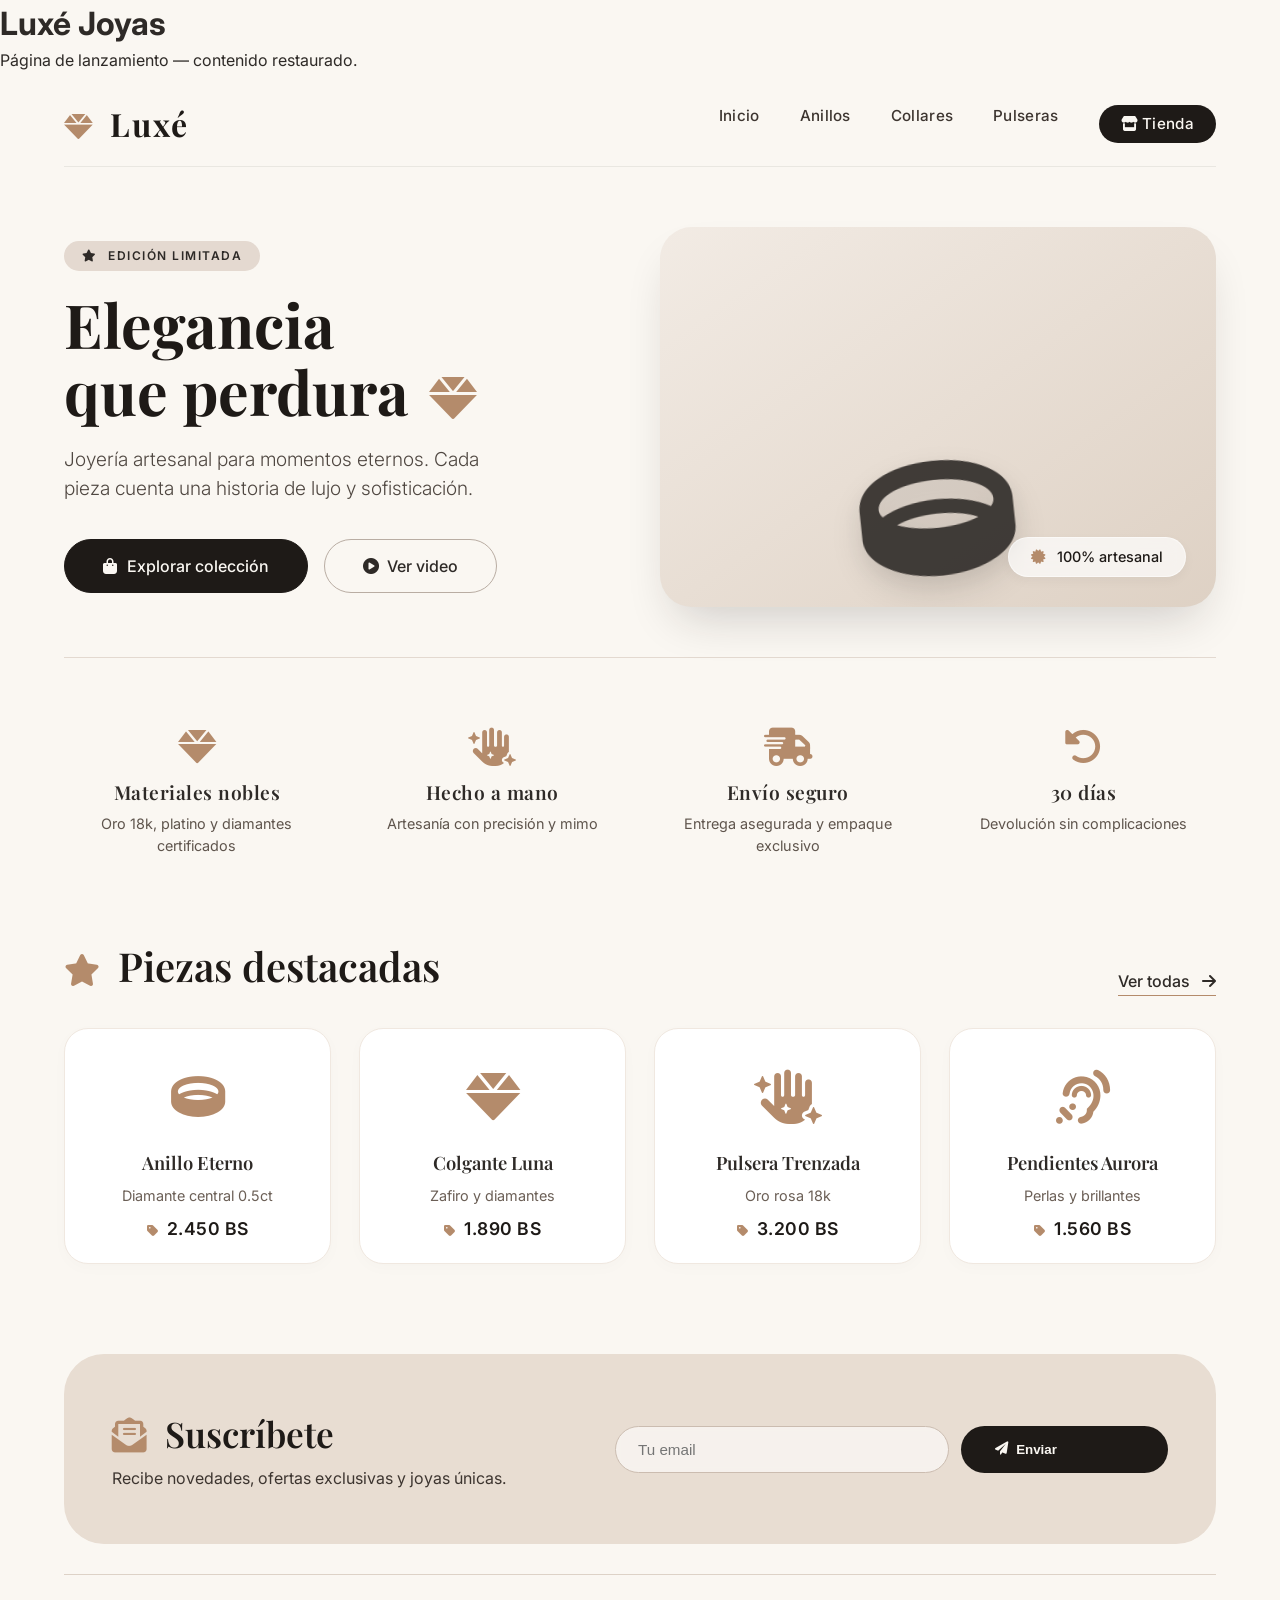
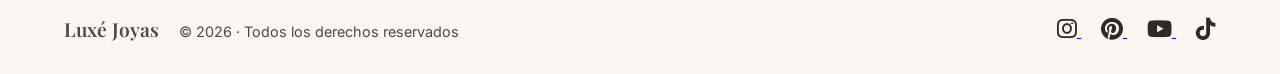
<file: Index.html>
<!DOCTYPE html>
<html lang="es">
<head>
  <meta charset="UTF-8">
  <meta name="viewport" content="width=device-width, initial-scale=1.0">
  <title>Luxé Joyas · Landing Page</title>
  <link rel="stylesheet" href="Style.css">
</head>
<body>
  <main>
    <h1>Luxé Joyas</h1>
    <p>Página de lanzamiento — contenido restaurado.</p>
  </main>
</body>
</html>
<!DOCTYPE html>
<html lang="es">
<head>
  <meta charset="UTF-8">
  <meta name="viewport" content="width=device-width, initial-scale=1.0">
  <title>Luxé Joyas · Landing Page</title>
  <!-- Fuente elegante desde Google Fonts -->
  <link rel="preconnect" href="https://fonts.googleapis.com">
  <link rel="stylesheet" href="Style.css">
  <link rel="preconnect" href="https://fonts.gstatic.com" crossorigin>
  <link href="https://fonts.googleapis.com/css2?family=Playfair+Display:ital,wght@0,400;0,600;0,700;1,400&family=Inter:opsz,wght@14..32,300;14..32,400;14..32,500&display=swap" rel="stylesheet">
  <!-- Font Awesome (íconos) -->
  <link rel="stylesheet" href="https://cdnjs.cloudflare.com/ajax/libs/font-awesome/6.0.0-beta3/css/all.min.css">
  
</head>
<body>
  <div class="container">

    <nav class="navbar">
      <div class="logo">
        <i class="fas fa-gem"></i> Luxé
      </div>
      <div class="nav-links">
        <a href="#">Inicio</a>
        <a href="#">Anillos</a>
        <a href="#">Collares</a>
        <a href="#">Pulseras</a>
        <a href="#" class="nav-cta"><i class="fas fa-store"></i> Tienda</a>
      </div>
    </nav>

    <section class="hero">
      <div class="hero-content">
        <span class="badge"><i class="fas fa-star" style="margin-right: 6px;"></i> Edición limitada</span>
        <h1>
          Elegancia <br>que perdura <i class="fas fa-regular fa-gem"></i>
        </h1>
        <p>
          Joyería artesanal para momentos eternos. Cada pieza cuenta una historia de lujo y sofisticación.
        </p>
        <div class="btn-group">
          <a href="#" class="btn-primary"><i class="fas fa-shopping-bag"></i> Explorar colección</a>
          <a href="#" class="btn-outline"><i class="fas fa-play-circle"></i> Ver video</a>
        </div>
      </div>
      <div class="hero-image">
        <div class="ring-display">
          <i class="fas fa-ring"></i>
        </div>
        <div class="floating-tag">
          <i class="fas fa-certificate"></i> 100% artesanal
        </div>
      </div>
    </section>

    <div class="features">
      <div class="feature-item">
        <i class="fas fa-gem"></i>
        <h4>Materiales nobles</h4>
        <p>Oro 18k, platino y diamantes certificados</p>
      </div>
      <div class="feature-item">
        <i class="fas fa-hand-sparkles"></i>
        <h4>Hecho a mano</h4>
        <p>Artesanía con precisión y mimo</p>
      </div>
      <div class="feature-item">
        <i class="fas fa-truck-fast"></i>
        <h4>Envío seguro</h4>
        <p>Entrega asegurada y empaque exclusivo</p>
      </div>
      <div class="feature-item">
        <i class="fas fa-rotate-left"></i>
        <h4>30 días</h4>
        <p>Devolución sin complicaciones</p>
      </div>
    </div>

    <section class="collection">
      <div class="collection-header">
        <h2><i class="fas fa-regular fa-star"></i> Piezas destacadas</h2>
        <a href="#">Ver todas <i class="fas fa-arrow-right" style="margin-left: 8px;"></i></a>
      </div>
      <div class="card-grid">
        <div class="product-card">
          <div class="icon-gem"><i class="fas fa-ring"></i></div>
          <h4>Anillo Eterno</h4>
          <p>Diamante central 0.5ct</p>
          <div class="price"><i class="fas fa-tag"></i> 2.450 BS</div>
        </div>
        <div class="product-card">
          <div class="icon-gem"><i class="fas fa-gem"></i></div>
          <h4>Colgante Luna</h4>
          <p>Zafiro y diamantes</p>
          <div class="price"><i class="fas fa-tag"></i> 1.890 BS</div>
        </div>
        <div class="product-card">
          <div class="icon-gem"><i class="fas fa-hand-sparkles"></i></div>
          <h4>Pulsera Trenzada</h4>
          <p>Oro rosa 18k</p>
          <div class="price"><i class="fas fa-tag"></i> 3.200 BS</div>
        </div>
        <div class="product-card">
          <div class="icon-gem"><i class="fas fa-ear-listen"></i></div>
          <h4>Pendientes Aurora</h4>
          <p>Perlas y brillantes</p>
          <div class="price"><i class="fas fa-tag"></i> 1.560 BS</div>
        </div>
      </div>
    </section>

    <div class="newsletter">
      <div class="newsletter-text">
        <h3><i class="fas fa-envelope-open-text"></i> Suscríbete</h3>
        <p>Recibe novedades, ofertas exclusivas y joyas únicas.</p>
      </div>
      <div class="newsletter-form">
        <input type="email" placeholder="Tu email" aria-label="Correo electrónico">
        <button type="button"><i class="fas fa-paper-plane"></i> Enviar</button>
      </div>
    </div>

    <!-- FOOTER -->
    <footer class="footer">
      <div>
        <span style="font-family: 'Playfair Display', serif; font-weight: 600; font-size: 1.2rem;">Luxé Joyas</span> 
        <span style="margin-left: 16px;">© 2026 · Todos los derechos reservados</span>
      </div>
      <div class="social">
        <a href="https://www.instagram.com/luxejoyas/" target="_blank" rel="noopener noreferrer">
          <i class="fab fa-instagram"></i>
        </a>
        <a href="https://www.pinterest.com/luxejoyas/" target="_blank" rel="noopener noreferrer">
          <i class="fab fa-pinterest"></i>
        </a>
        <a href="https://www.youtube.com/luxejoyas" target="_blank" rel="noopener noreferrer">
          <i class="fab fa-youtube"></i>
        </a>
        <a href="https://www.tiktok.com/@luxejoyas" target="_blank" rel="noopener noreferrer">
          <i class="fab fa-tiktok"></i>
        </a>
      </div>
    </footer>

  </div>
</body>
</html>
</file>
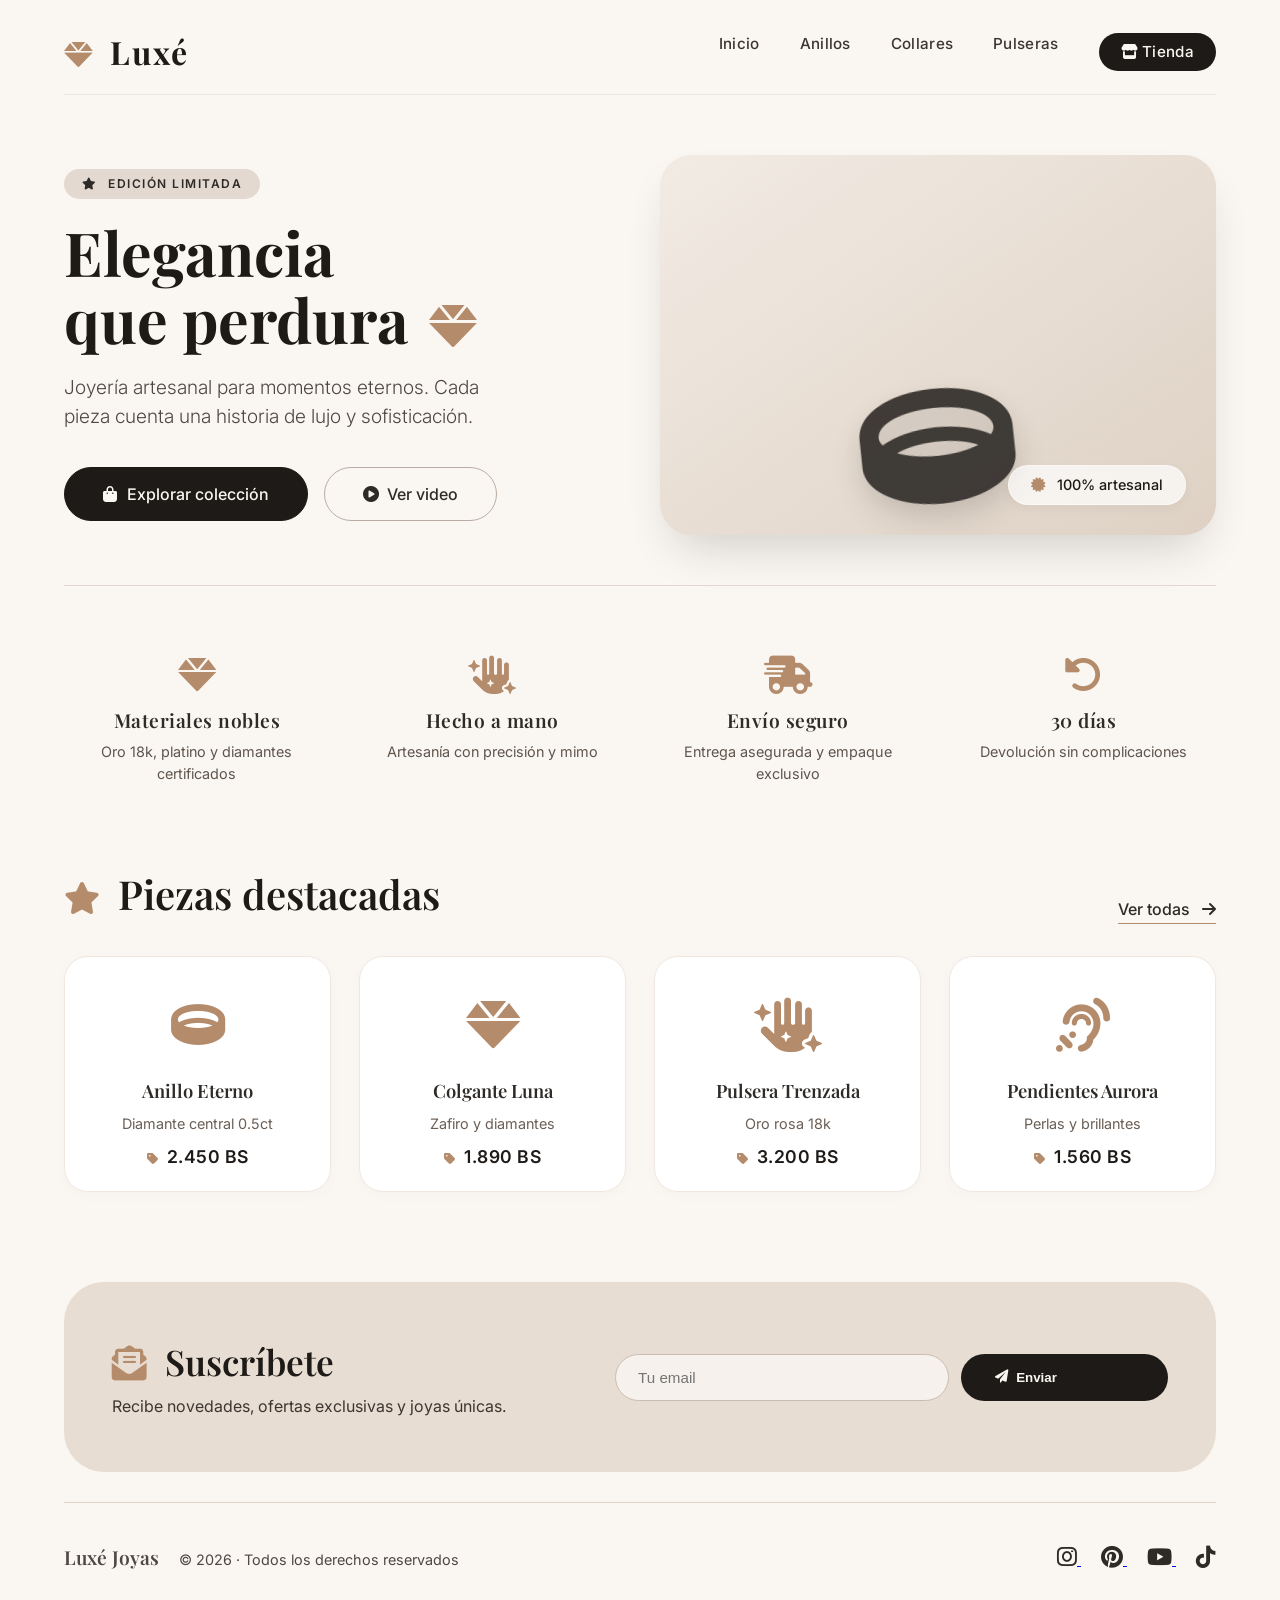
<file: index.html>
<!doctype html>
<html lang="es">
  <head>
    <meta charset="UTF-8" />
    <meta name="viewport" content="width=device-width, initial-scale=1.0" />
    <title>Luxé Joyas · Landing Page</title>
    <!-- Fuente elegante desde Google Fonts -->
    <link rel="preconnect" href="https://fonts.googleapis.com" />
    <link rel="stylesheet" href="Style.css" />
    <link rel="preconnect" href="https://fonts.gstatic.com" crossorigin />
    <link
      href="https://fonts.googleapis.com/css2?family=Playfair+Display:ital,wght@0,400;0,600;0,700;1,400&family=Inter:opsz,wght@14..32,300;14..32,400;14..32,500&display=swap"
      rel="stylesheet"
    />
    <!-- Font Awesome (íconos) -->
    <link
      rel="stylesheet"
      href="https://cdnjs.cloudflare.com/ajax/libs/font-awesome/6.0.0-beta3/css/all.min.css"
    />
   <!-- Meta Pixel Code -->
<script>
!function(f,b,e,v,n,t,s)
{if(f.fbq)return;n=f.fbq=function(){n.callMethod?
n.callMethod.apply(n,arguments):n.queue.push(arguments)};
if(!f._fbq)f._fbq=n;n.push=n;n.loaded=!0;n.version='2.0';
n.queue=[];t=b.createElement(e);t.async=!0;
t.src=v;s=b.getElementsByTagName(e)[0];
s.parentNode.insertBefore(t,s)}(window, document,'script',
'https://connect.facebook.net/en_US/fbevents.js');
fbq('init', '1793179798784798');
fbq('track', 'PageView');
</script>
<noscript><img height="1" width="1" style="display:none"
src="https://www.facebook.com/tr?id=1793179798784798&ev=PageView&noscript=1"
/></noscript>
<!-- End Meta Pixel Code -->
  </head>
  <body>
    <div class="container">
      <nav class="navbar">
        <div class="logo"><i class="fas fa-gem"></i> Luxé</div>
        <div class="nav-links">
          <a href="#">Inicio</a>
          <a href="#">Anillos</a>
          <a href="#">Collares</a>
          <a href="#">Pulseras</a>
          <a href="#" class="nav-cta"><i class="fas fa-store"></i> Tienda</a>
        </div>
      </nav>

      <section class="hero">
        <div class="hero-content">
          <span class="badge"
            ><i class="fas fa-star" style="margin-right: 6px"></i> Edición
            limitada</span
          >
          <h1>
            Elegancia <br />que perdura <i class="fas fa-regular fa-gem"></i>
          </h1>
          <p>
            Joyería artesanal para momentos eternos. Cada pieza cuenta una
            historia de lujo y sofisticación.
          </p>
          <div class="btn-group">
            <a href="#" class="btn-primary"
              ><i class="fas fa-shopping-bag"></i> Explorar colección</a
            >
            <a href="#" class="btn-outline"
              ><i class="fas fa-play-circle"></i> Ver video</a
            >
          </div>
        </div>
        <div class="hero-image">
          <div class="ring-display">
            <i class="fas fa-ring"></i>
          </div>
          <div class="floating-tag">
            <i class="fas fa-certificate"></i> 100% artesanal
          </div>
        </div>
      </section>

      <div class="features">
        <div class="feature-item">
          <i class="fas fa-gem"></i>
          <h4>Materiales nobles</h4>
          <p>Oro 18k, platino y diamantes certificados</p>
        </div>
        <div class="feature-item">
          <i class="fas fa-hand-sparkles"></i>
          <h4>Hecho a mano</h4>
          <p>Artesanía con precisión y mimo</p>
        </div>
        <div class="feature-item">
          <i class="fas fa-truck-fast"></i>
          <h4>Envío seguro</h4>
          <p>Entrega asegurada y empaque exclusivo</p>
        </div>
        <div class="feature-item">
          <i class="fas fa-rotate-left"></i>
          <h4>30 días</h4>
          <p>Devolución sin complicaciones</p>
        </div>
      </div>

      <section class="collection">
        <div class="collection-header">
          <h2><i class="fas fa-regular fa-star"></i> Piezas destacadas</h2>
          <a href="#"
            >Ver todas
            <i class="fas fa-arrow-right" style="margin-left: 8px"></i
          ></a>
        </div>
        <div class="card-grid">
          <div class="product-card">
            <div class="icon-gem"><i class="fas fa-ring"></i></div>
            <h4>Anillo Eterno</h4>
            <p>Diamante central 0.5ct</p>
            <div class="price"><i class="fas fa-tag"></i> 2.450 BS</div>
          </div>
          <div class="product-card">
            <div class="icon-gem"><i class="fas fa-gem"></i></div>
            <h4>Colgante Luna</h4>
            <p>Zafiro y diamantes</p>
            <div class="price"><i class="fas fa-tag"></i> 1.890 BS</div>
          </div>
          <div class="product-card">
            <div class="icon-gem"><i class="fas fa-hand-sparkles"></i></div>
            <h4>Pulsera Trenzada</h4>
            <p>Oro rosa 18k</p>
            <div class="price"><i class="fas fa-tag"></i> 3.200 BS</div>
          </div>
          <div class="product-card">
            <div class="icon-gem"><i class="fas fa-ear-listen"></i></div>
            <h4>Pendientes Aurora</h4>
            <p>Perlas y brillantes</p>
            <div class="price"><i class="fas fa-tag"></i> 1.560 BS</div>
          </div>
        </div>
      </section>

      <div class="newsletter">
        <div class="newsletter-text">
          <h3><i class="fas fa-envelope-open-text"></i> Suscríbete</h3>
          <p>Recibe novedades, ofertas exclusivas y joyas únicas.</p>
        </div>
        <div class="newsletter-form">
          <input
            type="email"
            placeholder="Tu email"
            aria-label="Correo electrónico"
          />
          <button type="button">
            <i class="fas fa-paper-plane"></i> Enviar
          </button>
        </div>
      </div>

      <!-- FOOTER -->
      <footer class="footer">
        <div>
          <span
            style="
              font-family: &quot;Playfair Display&quot;, serif;
              font-weight: 600;
              font-size: 1.2rem;
            "
            >Luxé Joyas</span
          >
          <span style="margin-left: 16px"
            >© 2026 · Todos los derechos reservados</span
          >
        </div>
        <div class="social">
          <a
            href="https://www.instagram.com/luxejoyas/"
            target="_blank"
            rel="noopener noreferrer"
          >
            <i class="fab fa-instagram"></i>
          </a>
          <a
            href="https://www.pinterest.com/luxejoyas/"
            target="_blank"
            rel="noopener noreferrer"
          >
            <i class="fab fa-pinterest"></i>
          </a>
          <a
            href="https://www.youtube.com/luxejoyas"
            target="_blank"
            rel="noopener noreferrer"
          >
            <i class="fab fa-youtube"></i>
          </a>
          <a
            href="https://www.tiktok.com/@luxejoyas"
            target="_blank"
            rel="noopener noreferrer"
          >
            <i class="fab fa-tiktok"></i>
          </a>
        </div>
      </footer>
    </div>
  </body>
</html>
</file>
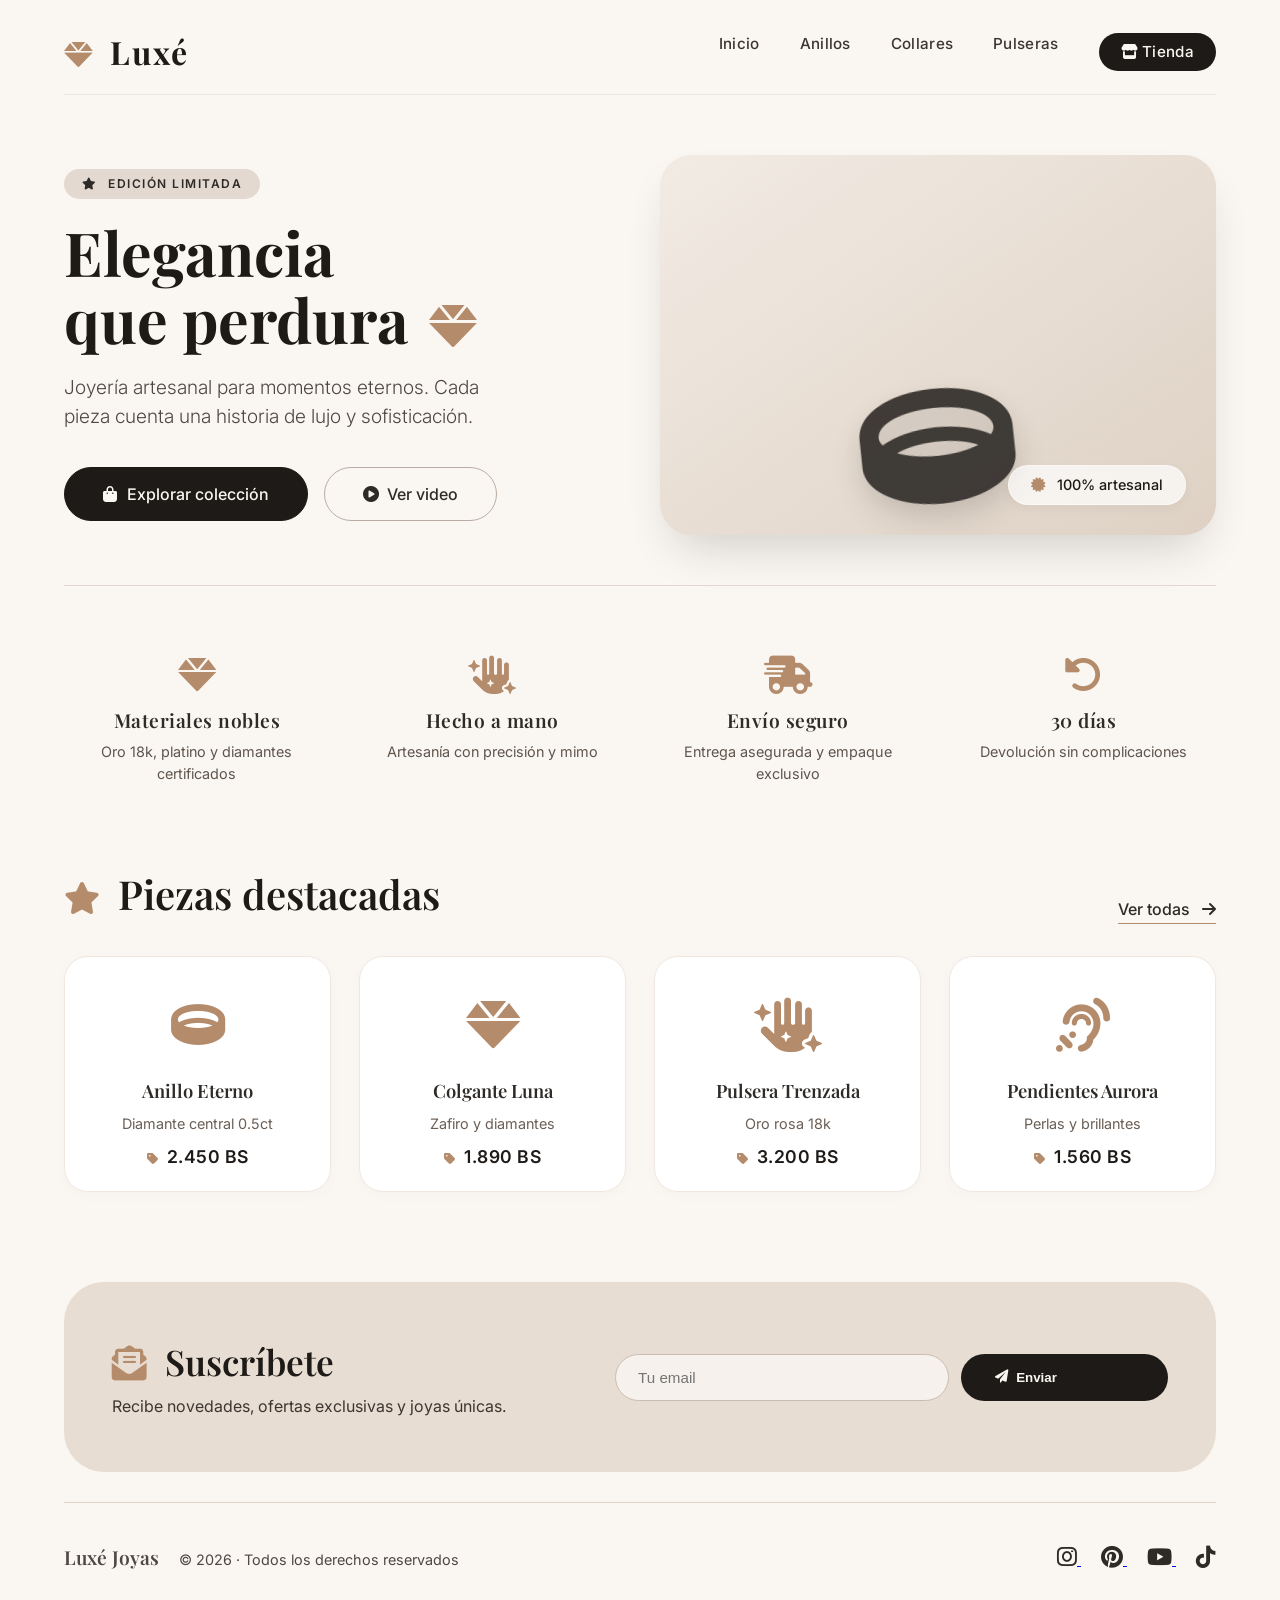
<file: Menu/Index.html>
<!DOCTYPE html>
<html lang="es">
<head>
  <meta charset="UTF-8">
  <meta name="viewport" content="width=device-width, initial-scale=1.0">
  <title>Luxé Joyas · Landing Page</title>
  <!-- Fuente elegante desde Google Fonts -->
  <link rel="preconnect" href="https://fonts.googleapis.com">
  <link rel="stylesheet" href="Style.css">
  <link rel="preconnect" href="https://fonts.gstatic.com" crossorigin>
  <link href="https://fonts.googleapis.com/css2?family=Playfair+Display:ital,wght@0,400;0,600;0,700;1,400&family=Inter:opsz,wght@14..32,300;14..32,400;14..32,500&display=swap" rel="stylesheet">
  <!-- Font Awesome (íconos) -->
  <link rel="stylesheet" href="https://cdnjs.cloudflare.com/ajax/libs/font-awesome/6.0.0-beta3/css/all.min.css">
  
</head>
<body>
  <div class="container">

    <nav class="navbar">
      <div class="logo">
        <i class="fas fa-gem"></i> Luxé
      </div>
      <div class="nav-links">
        <a href="#">Inicio</a>
        <a href="#">Anillos</a>
        <a href="#">Collares</a>
        <a href="#">Pulseras</a>
        <a href="#" class="nav-cta"><i class="fas fa-store"></i> Tienda</a>
      </div>
    </nav>

    <section class="hero">
      <div class="hero-content">
        <span class="badge"><i class="fas fa-star" style="margin-right: 6px;"></i> Edición limitada</span>
        <h1>
          Elegancia <br>que perdura <i class="fas fa-regular fa-gem"></i>
        </h1>
        <p>
          Joyería artesanal para momentos eternos. Cada pieza cuenta una historia de lujo y sofisticación.
        </p>
        <div class="btn-group">
          <a href="#" class="btn-primary"><i class="fas fa-shopping-bag"></i> Explorar colección</a>
          <a href="#" class="btn-outline"><i class="fas fa-play-circle"></i> Ver video</a>
        </div>
      </div>
      <div class="hero-image">
        <div class="ring-display">
          <i class="fas fa-ring"></i>
        </div>
        <div class="floating-tag">
          <i class="fas fa-certificate"></i> 100% artesanal
        </div>
      </div>
    </section>

    <div class="features">
      <div class="feature-item">
        <i class="fas fa-gem"></i>
        <h4>Materiales nobles</h4>
        <p>Oro 18k, platino y diamantes certificados</p>
      </div>
      <div class="feature-item">
        <i class="fas fa-hand-sparkles"></i>
        <h4>Hecho a mano</h4>
        <p>Artesanía con precisión y mimo</p>
      </div>
      <div class="feature-item">
        <i class="fas fa-truck-fast"></i>
        <h4>Envío seguro</h4>
        <p>Entrega asegurada y empaque exclusivo</p>
      </div>
      <div class="feature-item">
        <i class="fas fa-rotate-left"></i>
        <h4>30 días</h4>
        <p>Devolución sin complicaciones</p>
      </div>
    </div>

    <section class="collection">
      <div class="collection-header">
        <h2><i class="fas fa-regular fa-star"></i> Piezas destacadas</h2>
        <a href="#">Ver todas <i class="fas fa-arrow-right" style="margin-left: 8px;"></i></a>
      </div>
      <div class="card-grid">
        <div class="product-card">
          <div class="icon-gem"><i class="fas fa-ring"></i></div>
          <h4>Anillo Eterno</h4>
          <p>Diamante central 0.5ct</p>
          <div class="price"><i class="fas fa-tag"></i> 2.450 BS</div>
        </div>
        <div class="product-card">
          <div class="icon-gem"><i class="fas fa-gem"></i></div>
          <h4>Colgante Luna</h4>
          <p>Zafiro y diamantes</p>
          <div class="price"><i class="fas fa-tag"></i> 1.890 BS</div>
        </div>
        <div class="product-card">
          <div class="icon-gem"><i class="fas fa-hand-sparkles"></i></div>
          <h4>Pulsera Trenzada</h4>
          <p>Oro rosa 18k</p>
          <div class="price"><i class="fas fa-tag"></i> 3.200 BS</div>
        </div>
        <div class="product-card">
          <div class="icon-gem"><i class="fas fa-ear-listen"></i></div>
          <h4>Pendientes Aurora</h4>
          <p>Perlas y brillantes</p>
          <div class="price"><i class="fas fa-tag"></i> 1.560 BS</div>
        </div>
      </div>
    </section>

    <div class="newsletter">
      <div class="newsletter-text">
        <h3><i class="fas fa-envelope-open-text"></i> Suscríbete</h3>
        <p>Recibe novedades, ofertas exclusivas y joyas únicas.</p>
      </div>
      <div class="newsletter-form">
        <input type="email" placeholder="Tu email" aria-label="Correo electrónico">
        <button type="button"><i class="fas fa-paper-plane"></i> Enviar</button>
      </div>
    </div>

    <!-- FOOTER -->
    <footer class="footer">
      <div>
        <span style="font-family: 'Playfair Display', serif; font-weight: 600; font-size: 1.2rem;">Luxé Joyas</span> 
        <span style="margin-left: 16px;">© 2026 · Todos los derechos reservados</span>
      </div>
      <div class="social">
        <a href="https://www.instagram.com/luxejoyas/" target="_blank" rel="noopener noreferrer">
          <i class="fab fa-instagram"></i>
        </a>
        <a href="https://www.pinterest.com/luxejoyas/" target="_blank" rel="noopener noreferrer">
          <i class="fab fa-pinterest"></i>
        </a>
        <a href="https://www.youtube.com/luxejoyas" target="_blank" rel="noopener noreferrer">
          <i class="fab fa-youtube"></i>
        </a>
        <a href="https://www.tiktok.com/@luxejoyas" target="_blank" rel="noopener noreferrer">
          <i class="fab fa-tiktok"></i>
        </a>
      </div>
    </footer>

  </div>
</body>
</html>
</file>
<file: Style.css>
* {
      margin: 0;
      padding: 0;
      box-sizing: border-box;
    }

    body {
      background-color: #faf7f2;
      color: #2e2a27;
      font-family: 'Inter', sans-serif;
      line-height: 1.5;
    }

    .container {
      max-width: 1200px;
      margin: 0 auto;
      padding: 0 24px;
    }

    /* HEADER / NAV */
    .navbar {
      display: flex;
      justify-content: space-between;
      align-items: center;
      padding: 28px 0 18px;
      border-bottom: 1px solid rgba(44, 38, 34, 0.08);
      flex-wrap: wrap;
    }

    .logo {
      font-family: 'Playfair Display', serif;
      font-weight: 700;
      font-size: 2rem;
      letter-spacing: 2px;
      color: #1e1a17;
    }
    .logo i {
      color: #b48b6b;
      margin-right: 6px;
      font-size: 1.8rem;
    }

    .nav-links {
      display: flex;
      gap: 2.5rem;
      font-weight: 500;
      font-size: 0.95rem;
      letter-spacing: 0.3px;
      color: #3d3530;
    }
    .nav-links a {
      text-decoration: none;
      color: inherit;
      transition: color 0.2s;
    }
    .nav-links a:hover {
      color: #b48b6b;
    }
    .nav-cta {
      background: #1e1a17;
      color: #faf7f2 !important;
      padding: 8px 22px;
      border-radius: 40px;
      font-weight: 500;
      transition: background 0.25s;
    }
    .nav-cta:hover {
      background: #b48b6b !important;
      color: #1e1a17 !important;
    }

    /* HERO */
    .hero {
      display: flex;
      flex-wrap: wrap;
      align-items: center;
      justify-content: space-between;
      padding: 60px 0 40px;
      gap: 40px;
    }

    .hero-content {
      flex: 1 1 45%;
    }

    .hero-content .badge {
      display: inline-block;
      background: #e4d9d0;
      color: #2e2a27;
      padding: 6px 18px;
      border-radius: 40px;
      font-size: 0.75rem;
      font-weight: 600;
      letter-spacing: 1.5px;
      text-transform: uppercase;
      margin-bottom: 20px;
    }

    .hero-content h1 {
      font-family: 'Playfair Display', serif;
      font-size: 3.8rem;
      font-weight: 700;
      line-height: 1.1;
      margin-bottom: 20px;
      color: #1e1a17;
    }
    .hero-content h1 i {
      color: #b48b6b;
      font-size: 3rem;
      margin-left: 6px;
    }
    .hero-content p {
      font-size: 1.2rem;
      color: #4f4741;
      max-width: 460px;
      margin-bottom: 36px;
      font-weight: 300;
    }

    .btn-group {
      display: flex;
      flex-wrap: wrap;
      gap: 16px;
    }

    .btn-primary {
      background: #1e1a17;
      color: #faf7f2;
      padding: 14px 38px;
      border-radius: 60px;
      font-weight: 500;
      text-decoration: none;
      transition: all 0.25s;
      display: inline-flex;
      align-items: center;
      gap: 10px;
      border: 1px solid #1e1a17;
    }
    .btn-primary i {
      font-size: 1rem;
    }
    .btn-primary:hover {
      background: #b48b6b;
      border-color: #b48b6b;
      color: #1e1a17;
    }

    .btn-outline {
      background: transparent;
      color: #2e2a27;
      padding: 14px 38px;
      border-radius: 60px;
      font-weight: 500;
      text-decoration: none;
      border: 1px solid #b9ada3;
      transition: all 0.25s;
      display: inline-flex;
      align-items: center;
      gap: 8px;
    }
    .btn-outline:hover {
      background: #1e1a17;
      color: #faf7f2;
      border-color: #1e1a17;
    }

    .hero-image {
      flex: 1 1 45%;
      background: #e8ddd2;
      border-radius: 32px;
      padding: 18px 18px 0 18px;
      box-shadow: 0 24px 48px -16px rgba(30, 26, 23, 0.2);
      display: flex;
      justify-content: center;
      align-items: flex-end;
      min-height: 380px;
      background-image: linear-gradient(145deg, #f2ebe4 0%, #ded1c4 100%);
      position: relative;
      overflow: hidden;
    }

    .hero-image .ring-display {
      font-size: 8rem;
      color: #2e2a27;
      opacity: 0.9;
      text-shadow: 0 8px 20px rgba(0,0,0,0.08);
      transform: rotate(-6deg) scale(1.2);
      margin-bottom: -10px;
    }
    .hero-image .ring-display i {
      filter: drop-shadow(0 12px 16px rgba(0,0,0,0.1));
    }
    .hero-image .floating-tag {
      position: absolute;
      bottom: 30px;
      right: 30px;
      background: rgba(255, 255, 255, 0.7);
      backdrop-filter: blur(8px);
      padding: 8px 22px;
      border-radius: 50px;
      font-size: 0.9rem;
      font-weight: 500;
      color: #1e1a17;
      box-shadow: 0 4px 12px rgba(0,0,0,0.04);
      border: 1px solid rgba(255,255,255,0.5);
    }
    .hero-image .floating-tag i {
      color: #b48b6b;
      margin-right: 8px;
    }

    /* SECCIÓN CARACTERÍSTICAS */
    .features {
      padding: 70px 0 50px;
      display: flex;
      flex-wrap: wrap;
      justify-content: space-between;
      gap: 30px;
      border-top: 1px solid #e3d9d0;
      margin-top: 10px;
    }
    .feature-item {
      flex: 1 1 180px;
      text-align: center;
    }
    .feature-item i {
      font-size: 2.4rem;
      color: #b48b6b;
      margin-bottom: 12px;
    }
    .feature-item h4 {
      font-family: 'Playfair Display', serif;
      font-weight: 600;
      font-size: 1.2rem;
      letter-spacing: 0.5px;
    }
    .feature-item p {
      font-size: 0.9rem;
      color: #5f554d;
      margin-top: 6px;
    }

    /* COLECCIÓN DESTACADA */
    .collection {
      padding: 30px 0 50px;
    }
    .collection-header {
      display: flex;
      justify-content: space-between;
      align-items: flex-end;
      flex-wrap: wrap;
      margin-bottom: 32px;
    }
    .collection-header h2 {
      font-family: 'Playfair Display', serif;
      font-size: 2.5rem;
      font-weight: 600;
      color: #1e1a17;
    }
    .collection-header h2 i {
      color: #b48b6b;
      font-size: 2rem;
      margin-right: 8px;
    }
    .collection-header a {
      color: #2e2a27;
      font-weight: 500;
      text-decoration: none;
      border-bottom: 1px solid #b48b6b;
      padding-bottom: 2px;
    }
    .collection-header a:hover {
      color: #b48b6b;
    }

    .card-grid {
      display: grid;
      grid-template-columns: repeat(auto-fit, minmax(200px, 1fr));
      gap: 28px;
    }
    .product-card {
      background: #ffffff;
      border-radius: 24px;
      padding: 28px 16px 20px;
      box-shadow: 0 4px 16px rgba(0,0,0,0.02);
      transition: all 0.25s ease;
      text-align: center;
      border: 1px solid #f0e8e0;
    }
    .product-card:hover {
      transform: translateY(-6px);
      box-shadow: 0 18px 30px -12px rgba(30, 26, 23, 0.12);
      border-color: #dccfc4;
    }
    .product-card .icon-gem {
      font-size: 3.4rem;
      color: #b48b6b;
      margin-bottom: 10px;
    }
    .product-card h4 {
      font-family: 'Playfair Display', serif;
      font-weight: 600;
      font-size: 1.15rem;
    }
    .product-card p {
      color: #6b5f56;
      font-size: 0.9rem;
      margin: 8px 0 10px;
    }
    .product-card .price {
      font-weight: 600;
      color: #1e1a17;
      font-size: 1.1rem;
      letter-spacing: 0.5px;
    }
    .product-card .price i {
      color: #b48b6b;
      font-size: 0.8rem;
      margin-right: 4px;
    }

    /* NEWSLETTER / SUSCRIPCIÓN */
    .newsletter {
      background: #e8ddd2;
      border-radius: 40px;
      padding: 54px 48px;
      margin: 40px 0 30px;
      display: flex;
      flex-wrap: wrap;
      align-items: center;
      justify-content: space-between;
      gap: 30px;
    }
    .newsletter-text {
      flex: 1 1 260px;
    }
    .newsletter-text h3 {
      font-family: 'Playfair Display', serif;
      font-size: 2.2rem;
      font-weight: 600;
      color: #1e1a17;
    }
    .newsletter-text h3 i {
      color: #b48b6b;
      margin-right: 10px;
    }
    .newsletter-text p {
      color: #3d3530;
      margin-top: 6px;
    }
    .newsletter-form {
      display: flex;
      flex-wrap: wrap;
      gap: 12px;
      flex: 1 1 340px;
    }
    .newsletter-form input {
      flex: 2 1 180px;
      padding: 14px 22px;
      border-radius: 60px;
      border: 1px solid #cbbcb0;
      background: rgba(255, 255, 255, 0.6);
      backdrop-filter: blur(4px);
      font-size: 0.95rem;
      outline: none;
      transition: 0.2s;
    }
    .newsletter-form input:focus {
      border-color: #b48b6b;
      background: #ffffff;
    }
    .newsletter-form button {
      background: #1e1a17;
      color: #faf7f2;
      border: none;
      padding: 14px 34px;
      border-radius: 60px;
      font-weight: 600;
      cursor: pointer;
      transition: 0.2s;
      display: flex;
      align-items: center;
      gap: 8px;
      flex: 1 1 auto;
    }
    .newsletter-form button:hover {
      background: #b48b6b;
      color: #1e1a17;
    }

    /* FOOTER */
    .footer {
      padding: 40px 0 30px;
      display: flex;
      flex-wrap: wrap;
      justify-content: space-between;
      align-items: center;
      border-top: 1px solid #ddd2c7;
      margin-top: 20px;
      color: #4f4741;
      font-size: 0.9rem;
    }
    .footer .social i {
      font-size: 1.4rem;
      margin-left: 20px;
      color: #2e2a27;
      transition: color 0.2s;
      cursor: default;
    }
    .footer .social i:hover {
      color: #b48b6b;
    }

    /* responsive */
    @media (max-width: 800px) {
      .hero-content h1 {
        font-size: 2.8rem;
      }
      .navbar {
        flex-direction: column;
        gap: 16px;
        align-items: flex-start;
      }
      .nav-links {
        flex-wrap: wrap;
        gap: 1.2rem;
      }
      .hero {
        flex-direction: column;
        padding: 20px 0;
      }
      .hero-image {
        min-height: 260px;
        width: 100%;
      }
      .hero-image .ring-display {
        font-size: 5rem;
      }
      .newsletter {
        padding: 32px 24px;
      }
      .collection-header h2 {
        font-size: 2rem;
      }
    }
    @media (max-width: 480px) {
      .hero-content h1 {
        font-size: 2.2rem;
      }
      .btn-primary, .btn-outline {
        padding: 12px 24px;
        font-size: 0.9rem;
      }
    }
</file>
<file: Menu/Style.css>
* {
      margin: 0;
      padding: 0;
      box-sizing: border-box;
    }

    body {
      background-color: #faf7f2;
      color: #2e2a27;
      font-family: 'Inter', sans-serif;
      line-height: 1.5;
    }

    .container {
      max-width: 1200px;
      margin: 0 auto;
      padding: 0 24px;
    }

    /* HEADER / NAV */
    .navbar {
      display: flex;
      justify-content: space-between;
      align-items: center;
      padding: 28px 0 18px;
      border-bottom: 1px solid rgba(44, 38, 34, 0.08);
      flex-wrap: wrap;
    }

    .logo {
      font-family: 'Playfair Display', serif;
      font-weight: 700;
      font-size: 2rem;
      letter-spacing: 2px;
      color: #1e1a17;
    }
    .logo i {
      color: #b48b6b;
      margin-right: 6px;
      font-size: 1.8rem;
    }

    .nav-links {
      display: flex;
      gap: 2.5rem;
      font-weight: 500;
      font-size: 0.95rem;
      letter-spacing: 0.3px;
      color: #3d3530;
    }
    .nav-links a {
      text-decoration: none;
      color: inherit;
      transition: color 0.2s;
    }
    .nav-links a:hover {
      color: #b48b6b;
    }
    .nav-cta {
      background: #1e1a17;
      color: #faf7f2 !important;
      padding: 8px 22px;
      border-radius: 40px;
      font-weight: 500;
      transition: background 0.25s;
    }
    .nav-cta:hover {
      background: #b48b6b !important;
      color: #1e1a17 !important;
    }

    /* HERO */
    .hero {
      display: flex;
      flex-wrap: wrap;
      align-items: center;
      justify-content: space-between;
      padding: 60px 0 40px;
      gap: 40px;
    }

    .hero-content {
      flex: 1 1 45%;
    }

    .hero-content .badge {
      display: inline-block;
      background: #e4d9d0;
      color: #2e2a27;
      padding: 6px 18px;
      border-radius: 40px;
      font-size: 0.75rem;
      font-weight: 600;
      letter-spacing: 1.5px;
      text-transform: uppercase;
      margin-bottom: 20px;
    }

    .hero-content h1 {
      font-family: 'Playfair Display', serif;
      font-size: 3.8rem;
      font-weight: 700;
      line-height: 1.1;
      margin-bottom: 20px;
      color: #1e1a17;
    }
    .hero-content h1 i {
      color: #b48b6b;
      font-size: 3rem;
      margin-left: 6px;
    }
    .hero-content p {
      font-size: 1.2rem;
      color: #4f4741;
      max-width: 460px;
      margin-bottom: 36px;
      font-weight: 300;
    }

    .btn-group {
      display: flex;
      flex-wrap: wrap;
      gap: 16px;
    }

    .btn-primary {
      background: #1e1a17;
      color: #faf7f2;
      padding: 14px 38px;
      border-radius: 60px;
      font-weight: 500;
      text-decoration: none;
      transition: all 0.25s;
      display: inline-flex;
      align-items: center;
      gap: 10px;
      border: 1px solid #1e1a17;
    }
    .btn-primary i {
      font-size: 1rem;
    }
    .btn-primary:hover {
      background: #b48b6b;
      border-color: #b48b6b;
      color: #1e1a17;
    }

    .btn-outline {
      background: transparent;
      color: #2e2a27;
      padding: 14px 38px;
      border-radius: 60px;
      font-weight: 500;
      text-decoration: none;
      border: 1px solid #b9ada3;
      transition: all 0.25s;
      display: inline-flex;
      align-items: center;
      gap: 8px;
    }
    .btn-outline:hover {
      background: #1e1a17;
      color: #faf7f2;
      border-color: #1e1a17;
    }

    .hero-image {
      flex: 1 1 45%;
      background: #e8ddd2;
      border-radius: 32px;
      padding: 18px 18px 0 18px;
      box-shadow: 0 24px 48px -16px rgba(30, 26, 23, 0.2);
      display: flex;
      justify-content: center;
      align-items: flex-end;
      min-height: 380px;
      background-image: linear-gradient(145deg, #f2ebe4 0%, #ded1c4 100%);
      position: relative;
      overflow: hidden;
    }

    .hero-image .ring-display {
      font-size: 8rem;
      color: #2e2a27;
      opacity: 0.9;
      text-shadow: 0 8px 20px rgba(0,0,0,0.08);
      transform: rotate(-6deg) scale(1.2);
      margin-bottom: -10px;
    }
    .hero-image .ring-display i {
      filter: drop-shadow(0 12px 16px rgba(0,0,0,0.1));
    }
    .hero-image .floating-tag {
      position: absolute;
      bottom: 30px;
      right: 30px;
      background: rgba(255, 255, 255, 0.7);
      backdrop-filter: blur(8px);
      padding: 8px 22px;
      border-radius: 50px;
      font-size: 0.9rem;
      font-weight: 500;
      color: #1e1a17;
      box-shadow: 0 4px 12px rgba(0,0,0,0.04);
      border: 1px solid rgba(255,255,255,0.5);
    }
    .hero-image .floating-tag i {
      color: #b48b6b;
      margin-right: 8px;
    }

    /* SECCIÓN CARACTERÍSTICAS */
    .features {
      padding: 70px 0 50px;
      display: flex;
      flex-wrap: wrap;
      justify-content: space-between;
      gap: 30px;
      border-top: 1px solid #e3d9d0;
      margin-top: 10px;
    }
    .feature-item {
      flex: 1 1 180px;
      text-align: center;
    }
    .feature-item i {
      font-size: 2.4rem;
      color: #b48b6b;
      margin-bottom: 12px;
    }
    .feature-item h4 {
      font-family: 'Playfair Display', serif;
      font-weight: 600;
      font-size: 1.2rem;
      letter-spacing: 0.5px;
    }
    .feature-item p {
      font-size: 0.9rem;
      color: #5f554d;
      margin-top: 6px;
    }

    /* COLECCIÓN DESTACADA */
    .collection {
      padding: 30px 0 50px;
    }
    .collection-header {
      display: flex;
      justify-content: space-between;
      align-items: flex-end;
      flex-wrap: wrap;
      margin-bottom: 32px;
    }
    .collection-header h2 {
      font-family: 'Playfair Display', serif;
      font-size: 2.5rem;
      font-weight: 600;
      color: #1e1a17;
    }
    .collection-header h2 i {
      color: #b48b6b;
      font-size: 2rem;
      margin-right: 8px;
    }
    .collection-header a {
      color: #2e2a27;
      font-weight: 500;
      text-decoration: none;
      border-bottom: 1px solid #b48b6b;
      padding-bottom: 2px;
    }
    .collection-header a:hover {
      color: #b48b6b;
    }

    .card-grid {
      display: grid;
      grid-template-columns: repeat(auto-fit, minmax(200px, 1fr));
      gap: 28px;
    }
    .product-card {
      background: #ffffff;
      border-radius: 24px;
      padding: 28px 16px 20px;
      box-shadow: 0 4px 16px rgba(0,0,0,0.02);
      transition: all 0.25s ease;
      text-align: center;
      border: 1px solid #f0e8e0;
    }
    .product-card:hover {
      transform: translateY(-6px);
      box-shadow: 0 18px 30px -12px rgba(30, 26, 23, 0.12);
      border-color: #dccfc4;
    }
    .product-card .icon-gem {
      font-size: 3.4rem;
      color: #b48b6b;
      margin-bottom: 10px;
    }
    .product-card h4 {
      font-family: 'Playfair Display', serif;
      font-weight: 600;
      font-size: 1.15rem;
    }
    .product-card p {
      color: #6b5f56;
      font-size: 0.9rem;
      margin: 8px 0 10px;
    }
    .product-card .price {
      font-weight: 600;
      color: #1e1a17;
      font-size: 1.1rem;
      letter-spacing: 0.5px;
    }
    .product-card .price i {
      color: #b48b6b;
      font-size: 0.8rem;
      margin-right: 4px;
    }

    /* NEWSLETTER / SUSCRIPCIÓN */
    .newsletter {
      background: #e8ddd2;
      border-radius: 40px;
      padding: 54px 48px;
      margin: 40px 0 30px;
      display: flex;
      flex-wrap: wrap;
      align-items: center;
      justify-content: space-between;
      gap: 30px;
    }
    .newsletter-text {
      flex: 1 1 260px;
    }
    .newsletter-text h3 {
      font-family: 'Playfair Display', serif;
      font-size: 2.2rem;
      font-weight: 600;
      color: #1e1a17;
    }
    .newsletter-text h3 i {
      color: #b48b6b;
      margin-right: 10px;
    }
    .newsletter-text p {
      color: #3d3530;
      margin-top: 6px;
    }
    .newsletter-form {
      display: flex;
      flex-wrap: wrap;
      gap: 12px;
      flex: 1 1 340px;
    }
    .newsletter-form input {
      flex: 2 1 180px;
      padding: 14px 22px;
      border-radius: 60px;
      border: 1px solid #cbbcb0;
      background: rgba(255, 255, 255, 0.6);
      backdrop-filter: blur(4px);
      font-size: 0.95rem;
      outline: none;
      transition: 0.2s;
    }
    .newsletter-form input:focus {
      border-color: #b48b6b;
      background: #ffffff;
    }
    .newsletter-form button {
      background: #1e1a17;
      color: #faf7f2;
      border: none;
      padding: 14px 34px;
      border-radius: 60px;
      font-weight: 600;
      cursor: pointer;
      transition: 0.2s;
      display: flex;
      align-items: center;
      gap: 8px;
      flex: 1 1 auto;
    }
    .newsletter-form button:hover {
      background: #b48b6b;
      color: #1e1a17;
    }

    /* FOOTER */
    .footer {
      padding: 40px 0 30px;
      display: flex;
      flex-wrap: wrap;
      justify-content: space-between;
      align-items: center;
      border-top: 1px solid #ddd2c7;
      margin-top: 20px;
      color: #4f4741;
      font-size: 0.9rem;
    }
    .footer .social i {
      font-size: 1.4rem;
      margin-left: 20px;
      color: #2e2a27;
      transition: color 0.2s;
      cursor: default;
    }
    .footer .social i:hover {
      color: #b48b6b;
    }

    /* responsive */
    @media (max-width: 800px) {
      .hero-content h1 {
        font-size: 2.8rem;
      }
      .navbar {
        flex-direction: column;
        gap: 16px;
        align-items: flex-start;
      }
      .nav-links {
        flex-wrap: wrap;
        gap: 1.2rem;
      }
      .hero {
        flex-direction: column;
        padding: 20px 0;
      }
      .hero-image {
        min-height: 260px;
        width: 100%;
      }
      .hero-image .ring-display {
        font-size: 5rem;
      }
      .newsletter {
        padding: 32px 24px;
      }
      .collection-header h2 {
        font-size: 2rem;
      }
    }
    @media (max-width: 480px) {
      .hero-content h1 {
        font-size: 2.2rem;
      }
      .btn-primary, .btn-outline {
        padding: 12px 24px;
        font-size: 0.9rem;
      }
    }
</file>
